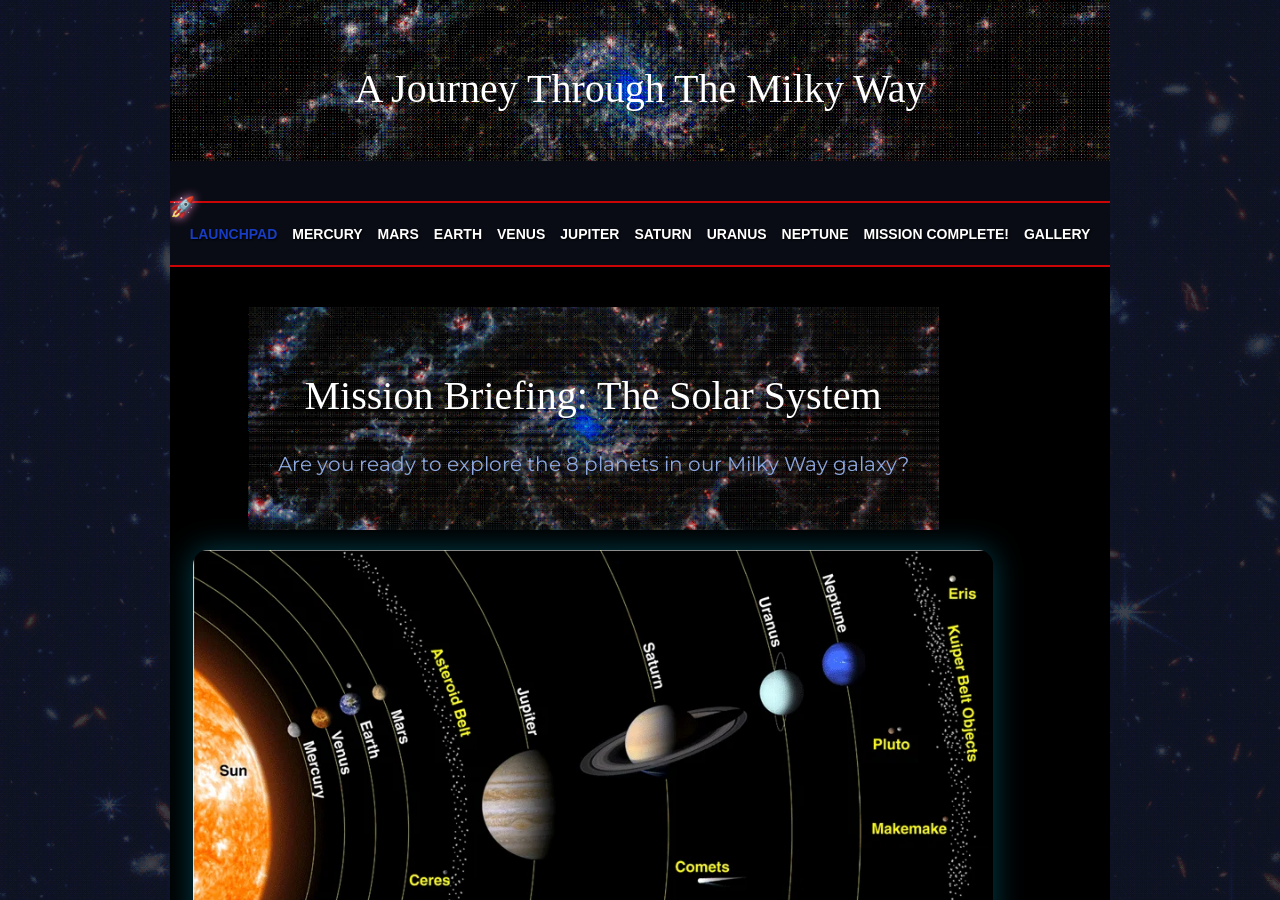
<file: index.html>
<!DOCTYPE html>
<html lang="en">
<head>
    <meta charset="UTF-8">
    <meta name="viewport" content="width=device-width, initial-scale=1.0">
    <title>Launchpad | Solar System Mission</title>
    <link rel="stylesheet" href="styles.css">
    <head>
    <link rel="preconnect" href="https://fonts.googleapis.com">
    <link rel="preconnect" href="https://fonts.gstatic.com" crossorigin>
    <link href="https://fonts.googleapis.com/css2?family=IM+Fell+Great+Primer:ital@0;1&family=Montserrat:ital,wght@0,100..900;1,100..900&display=swap" rel="stylesheet">
</head>
</head>
<body>

     <div class="wrapper">
   <header>
    <div class="logo"> 
      <h1><a></a>A Journey Through The Milky Way</a></h1>
      <link rel="stylesheet" href="styles.css">
    </div>
   </header> 


    <body class="hero-background">
    <nav class="mission-control">
        </nav>
    </body>

    
    <nav class="mission-control">
        <div class="flight-path-container">
            <div class="stars-line" style="width: 0%;"></div>
            <div class="rocket-icon" style="left: 0%;">🚀</div>
        </div>
        <div class="nav-links">
            <a href="index.html" class="nav-item active">Launchpad</a>
            <a href="mercury.html" class="nav-item">Mercury</a>
            <a href="mars.html" class="nav-item">Mars</a>
            <a href="earth.html" class="nav-item">Earth</a>
            <a href="venus.html" class="nav-item">Venus</a>
            <a href="jupiter.html" class="nav-item">Jupiter</a>
            <a href="saturn.html" class="nav-item">Saturn</a>
            <a href="uranus.html" class="nav-item">Uranus</a>
            <a href="neptune.html" class="nav-item">Neptune</a>
            <a href="complete.html" class="nav-item">Mission Complete!</a>
            <a href="gallery.html" class="nav-item">Gallery</a>
        </div>
    </nav>

    <div class="container">
        <header style="text-align: center;">
            <h1>Mission Briefing: The Solar System</h1>
            <p> Are you ready to explore the 8 planets in our Milky Way galaxy?</p>
        </header>

        <img src="full-solar-system.jpg" alt="Solar System" class="hero-img" style="width: 800px;">

 <div class="container">
        <header style="text-align: center;">
            <h1>Introduction</h1>
            <p>Our solar system is located inside the Milky Way, a spiral galaxy with a sun, eight planets, five dwarf planets, hundreds of moons and even thousands of asteroids and comets! Now you’re probably wondering... what is a planet? The word dates back to the ancient Greek word planēt, which means “wanderer.” A modern definition can be found in the Merriam-Webster dictionary, which defines a planet as “any of the large bodies that revolve around the Sun in the solar system.” Please read on to learn more!</p>
        </header>


        <div class="quick-facts">
            <div class="fact-box"><h3>Origin</h3><p>Formed 4.6 billion years ago from a solar nebula.</p></div>
            <div class="fact-box"><h3>Structure</h3><p>Includes 4 inner and 4 outer planets.</p></div>
            <div class="fact-box"><h3>Home</h3><p>Located in the Milky Way galaxy!</p></div>
        </div>

        <section>
            <h2>The Mission Goal</h2>
            <p>I want this website to feel like a journey through the galaxy. The rocket ship moves along the progress bar as you progress through each page. The goal is to spark curiosity about astronomy and learn something new about space!</p>
        </section>
    </div>

    <section class="mission-rhyme" style="text-align: center; margin: 40px auto; max-width: 700px;">
    <h2>The Planet Rhyme Song</h2>
    <div>
        <p>
            <span class="rhyme-line"><strong>Hot, hot Venus</strong> is the second one,</span><br>
            <span class="rhyme-line"><strong>Earth</strong> comes third: it’s not too hot,</span><br>
            <span class="rhyme-line"><strong>Freezing Mars</strong> awaits an astronaut,</span><br>
            <span class="rhyme-line"><strong>Jupiter</strong> is bigger than all the rest,</span><br>
            <span class="rhyme-line">Sixth comes <strong>Saturn</strong>, its rings look best,</span><br>
            <span class="rhyme-line"><strong>Uranus</strong> sideways falls,</span><br>
            <span class="rhyme-line">And along with <strong>Neptune</strong>,</span><br>
            <span class="rhyme-line">They are big gas balls.</span>
        </p>
        <p> https://science.nasa.gov/solar-system/ & https://science.howstuffworks.com/planets-in-order.htm</p>
    </div>
</section>
<footer>
        <p>Samantha Ortiz</p>
    </footer>
</body>
</html>
</file>
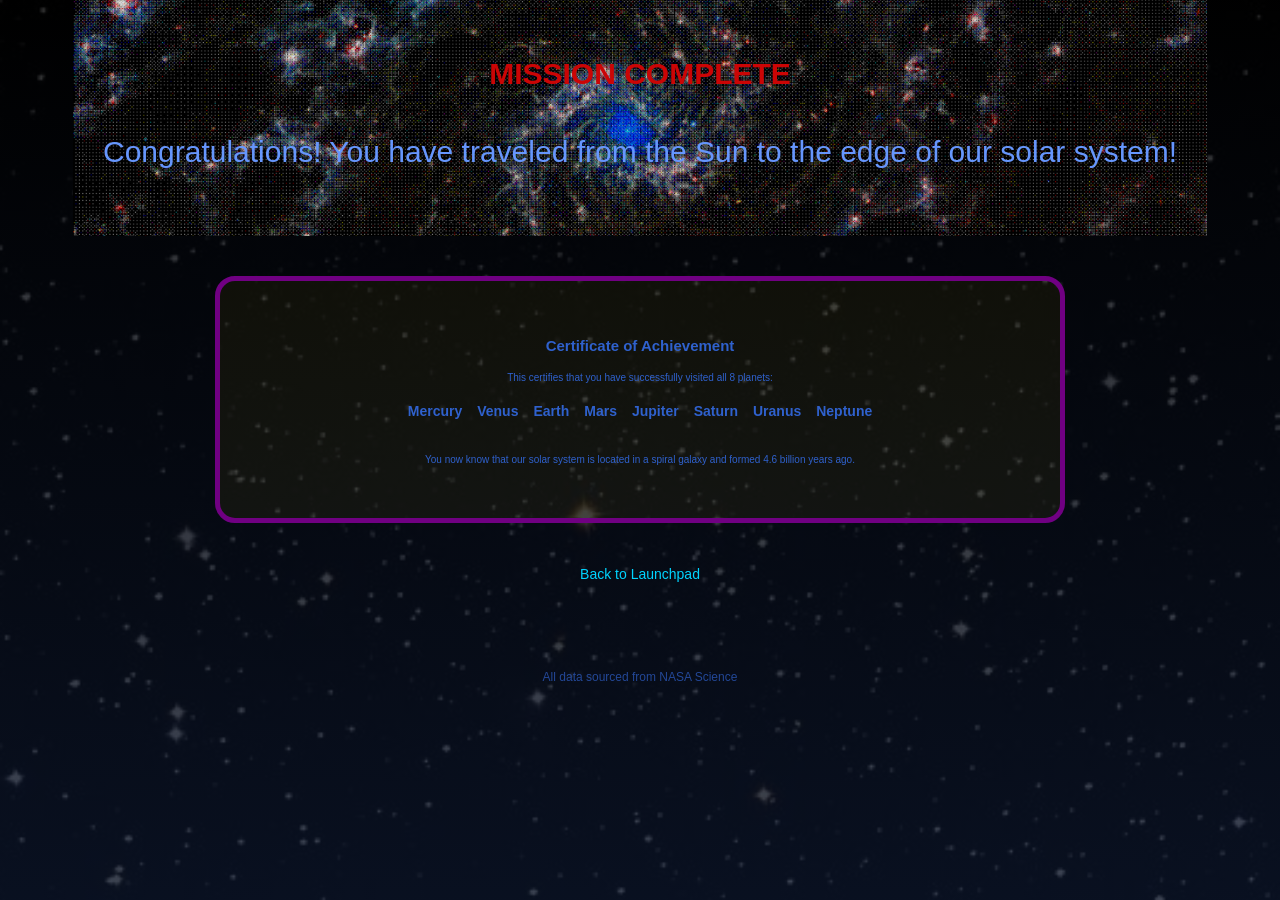
<file: complete.html>
<!DOCTYPE html>
<html lang="en">
<head>
    <meta charset="UTF-8">
    <meta name="viewport" content="width=device-width, initial-scale=1.0">
    <title>Mission Complete | Solar System Explorer</title>
    <link rel="stylesheet" href="missioncompletestyles.css">
</head>

<body>

    
</nav>

<div class="container certificate-page">
    <header>
        <h1 class="mission-title">MISSION COMPLETE</h1>
        <p>Congratulations! You have traveled from the Sun to the edge of our solar system!</p>
    </header>

    <section class="certificate-box">
        <h2>Certificate of Achievement</h2>
        <p>This certifies that you have successfully visited all 8 planets:</p>
        
        <ul class="planet-list">
            <li>Mercury</li>
            <li>Venus</li>
            <li>Earth</li>
            <li>Mars</li>
            <li>Jupiter</li>
            <li>Saturn</li>
            <li>Uranus</li>
            <li>Neptune</li>
        </ul>

    <p class="cert-footer">You now know that our solar system is located in a spiral galaxy and formed 4.6 billion years ago.</p>
    </section>

    <div class="discovery-container">
        <a href="index.html" class="restart-link">
            <div class="discovery-card">
                <span class="back-text">Back to Launchpad</span>
            </div>
        </a>
    </div>
</div>

<footer>
    <p>All data sourced from NASA Science</p>
</footer>

</body>
</html>
</file>
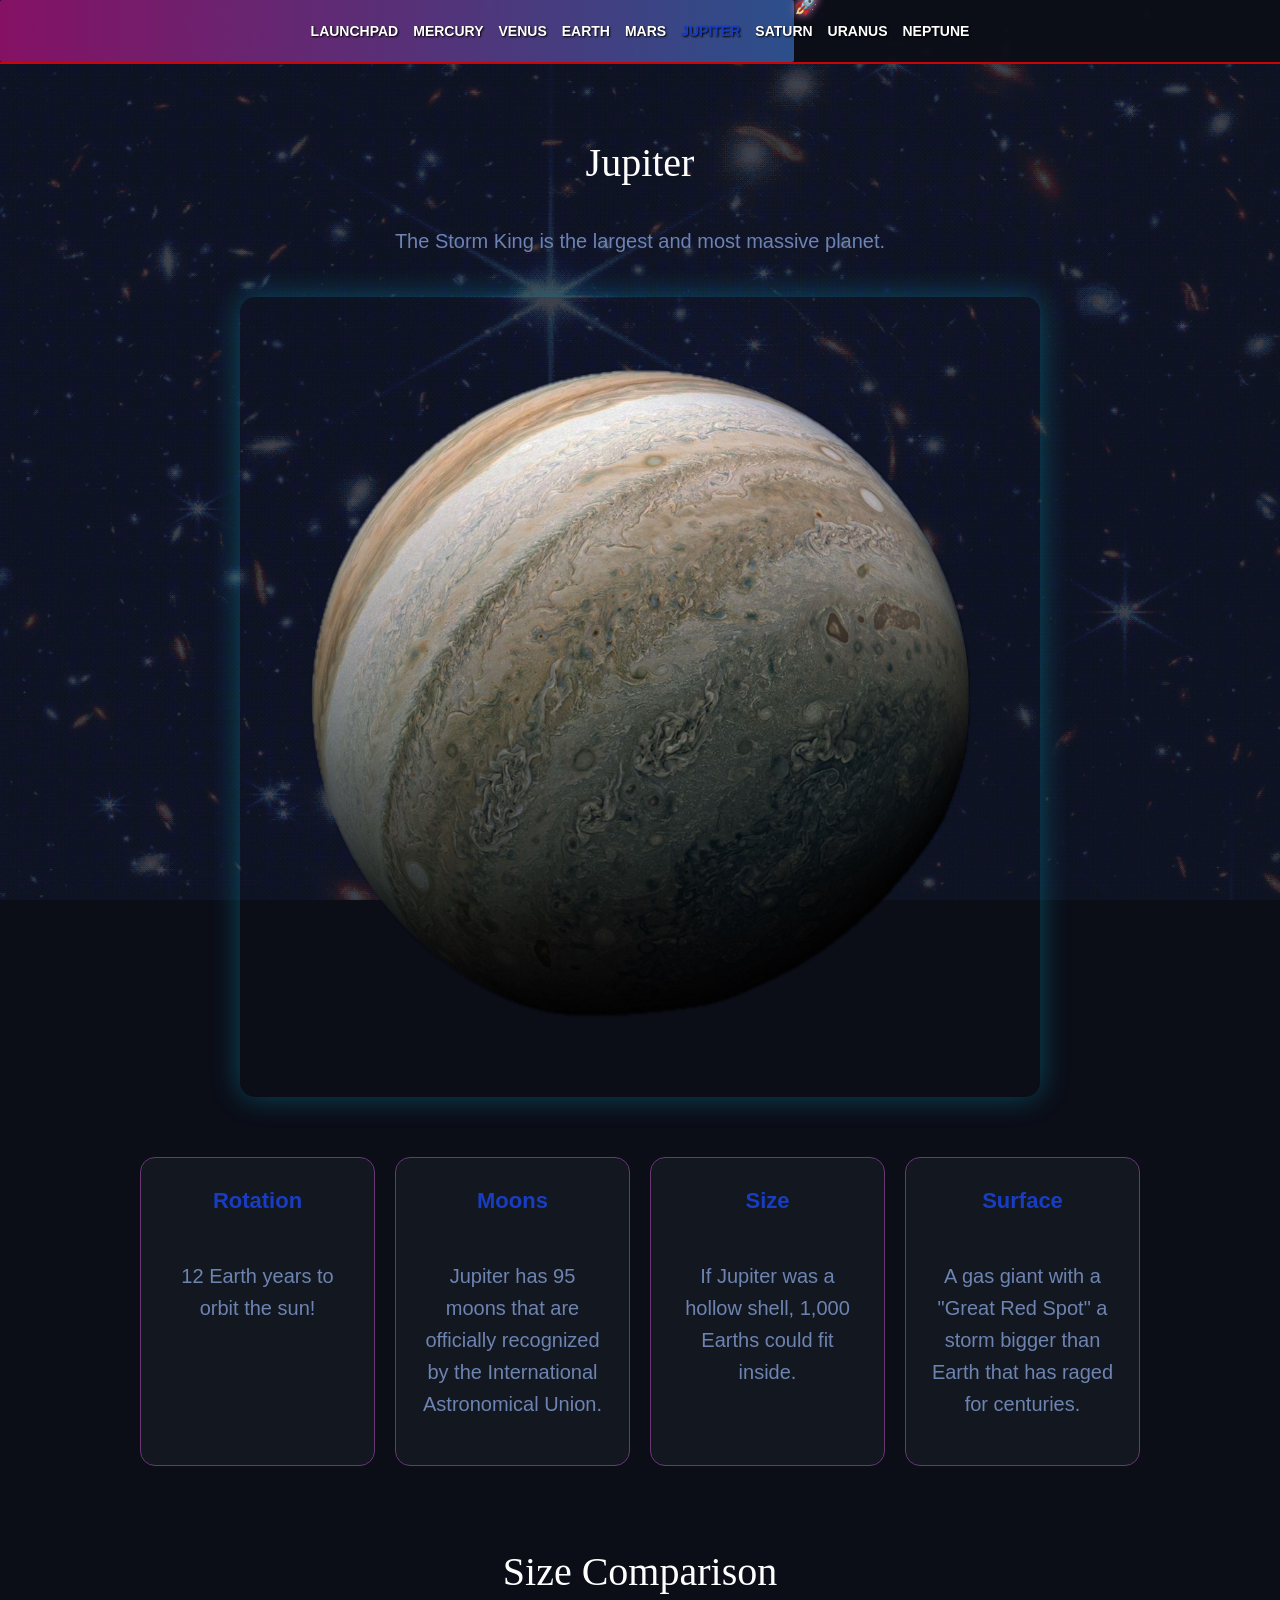
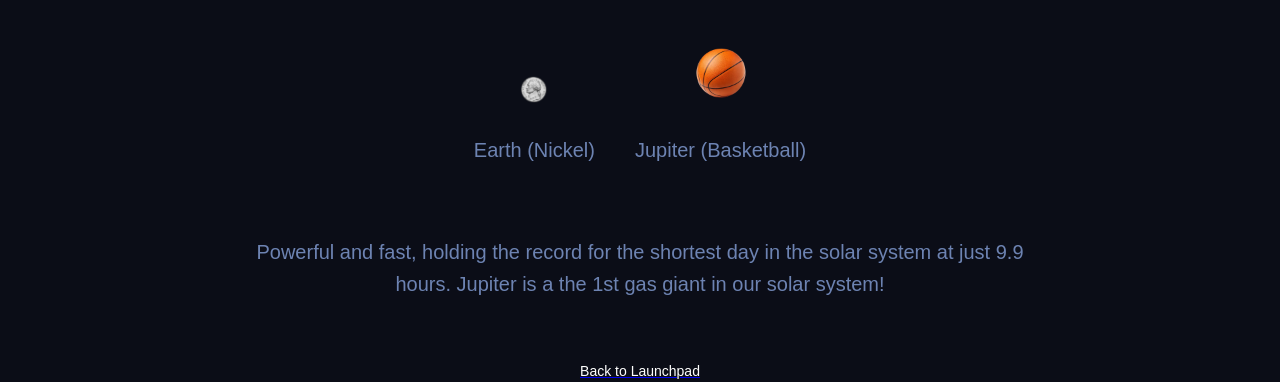
<file: jupiter.html>
<!DOCTYPE html>
<html lang="en">
<head>
    <meta charset="UTF-8">
    <meta name="viewport" content="width=device-width, initial-scale=1.0">
    <title>Jupiter| The Storm King</title>
    <link rel="stylesheet" href="styles.css">
</head>
<body>
    <nav class="mission-control">
        <div class="flight-path-container">
            <div class="stars-line" style="width: 62%;"></div>
            <div class="rocket-icon" style="left: 62%;">🚀</div>
        </div>
        <div class="nav-links">
            <a href="index.html" class="nav-item">Launchpad</a>
            <a href="mercury.html" class="nav-item">Mercury</a>
            <a href="venus.html" class="nav-item">Venus</a>
            <a href="earth.html" class="nav-item">Earth</a>
            <a href="mars.html" class="nav-item">Mars</a>
            <a href="jupiter.html" class="nav-item active">Jupiter</a>
            <a href="saturn.html" class="nav-item">Saturn</a>
            <a href="uranus.html" class="nav-item">Uranus</a>
            <a href="neptune.html" class="nav-item">Neptune</a>
        </div>
    </nav>

    <div class="container">
        <h1>Jupiter</h1>
        <p>The Storm King is the largest and most massive planet.</p>
        
        <img src="Jupiter.png" class="hero-img" style="width: 900px;">

        <div class="quick-facts">
            <div class="fact-box"><h3>Rotation</h3><p>12 Earth years to orbit the sun!</p></div>
            <div class="fact-box"><h3>Moons</h3><p>Jupiter has 95 moons that are officially recognized by the International
Astronomical Union.</p></div>
            <div class="fact-box"><h3>Size</h3><p>If Jupiter was a hollow shell, 1,000 Earths could fit inside.</p></div>
            <div class="fact-box"><h3>Surface</h3><p>A gas giant with a "Great Red Spot" a storm bigger than Earth that has raged for centuries.</p></div>
        </div>
        <h2>Size Comparison</h2>
        <div class="scale-comparison-box">
            <div class="comparison-item">
                <img src="nickel.png" style="width: 30px;">
                <p>Earth (Nickel)</p>
            </div>
            <div class="comparison-item">
                <img src="basketball.png" style="width: 60px;">
                <p>Jupiter (Basketball)</p>
            </div>
        </div>

        <div class="discovery-container">
            <div class="discovery-card">
                <p>Powerful and fast, holding the record for the shortest day in the solar system at just 9.9 hours. Jupiter is a the 1st gas giant in our solar system!</p>
    
            </div>
        </div>
    </div>

<div class="discovery-container">
        <a href="index.html" class="restart-link">
                <span class="back-text">Back to Launchpad</span>
            </div>

</body>
</html>
</file>
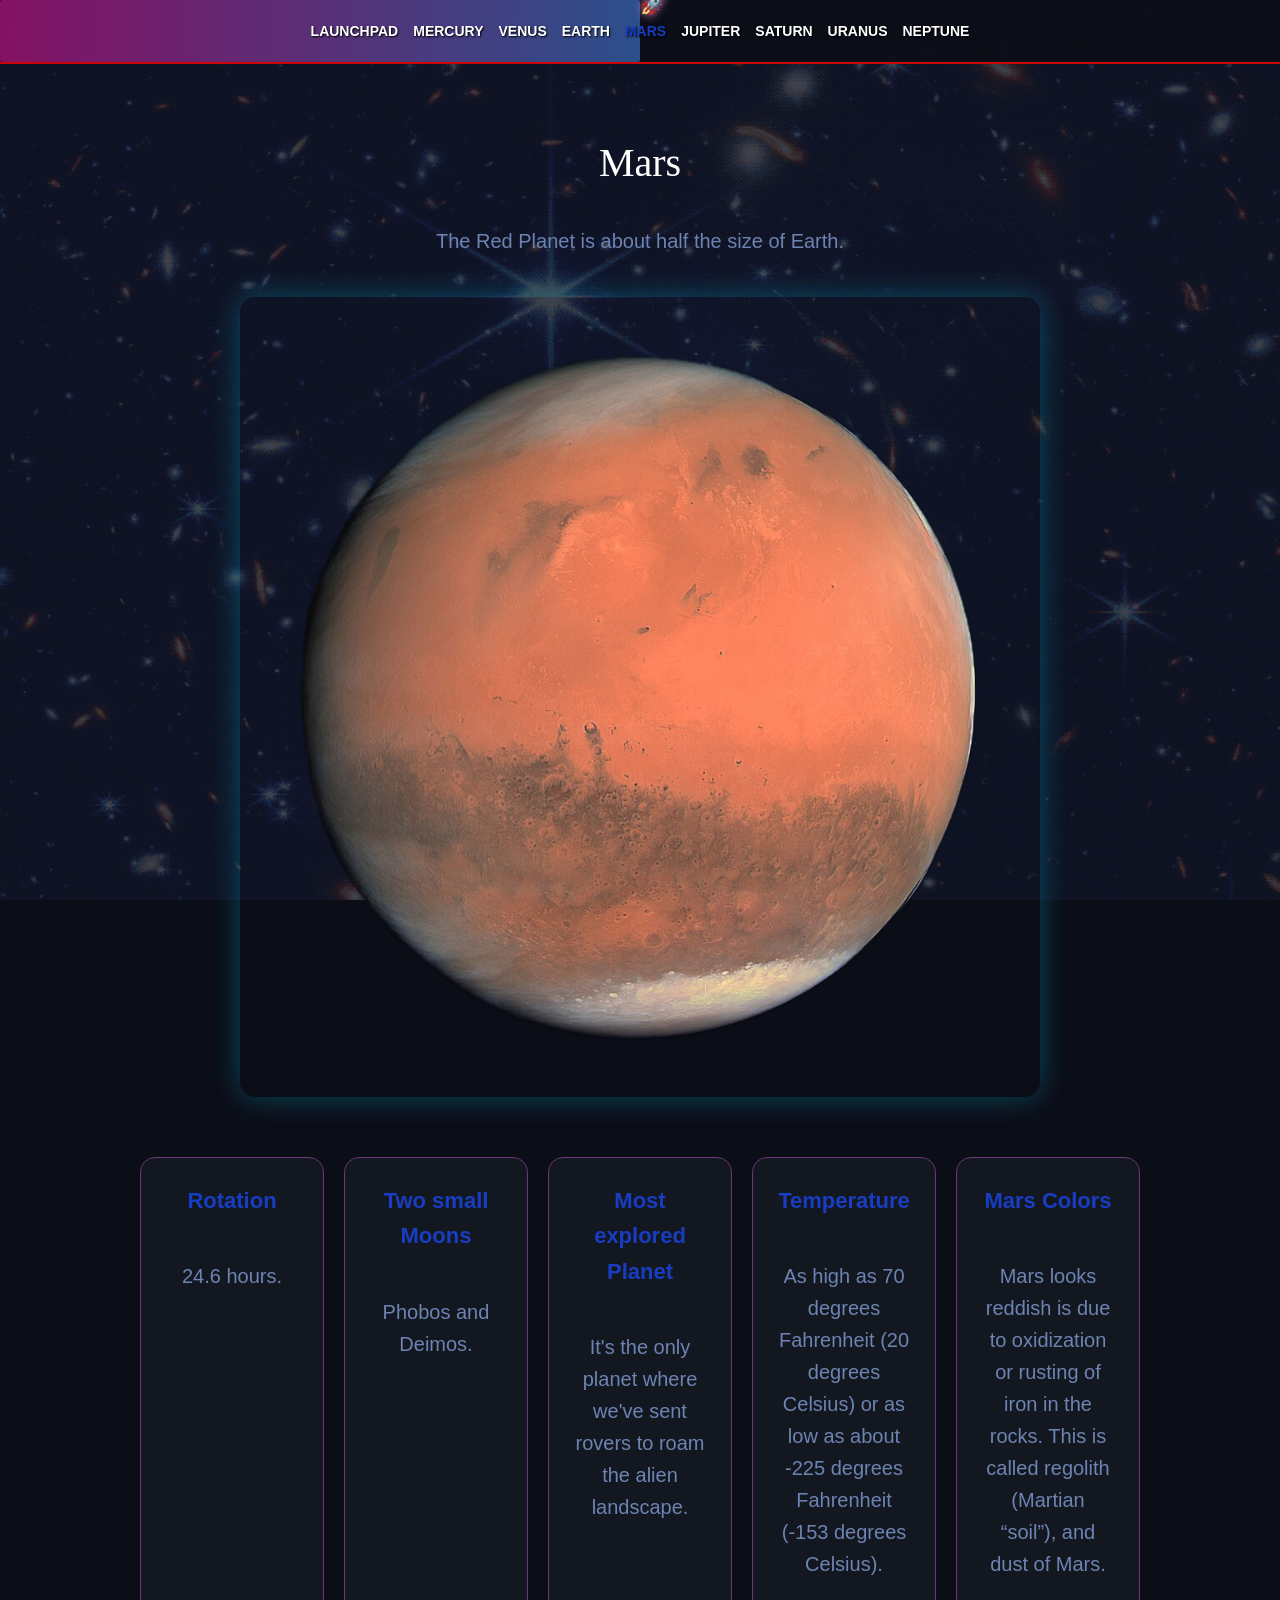
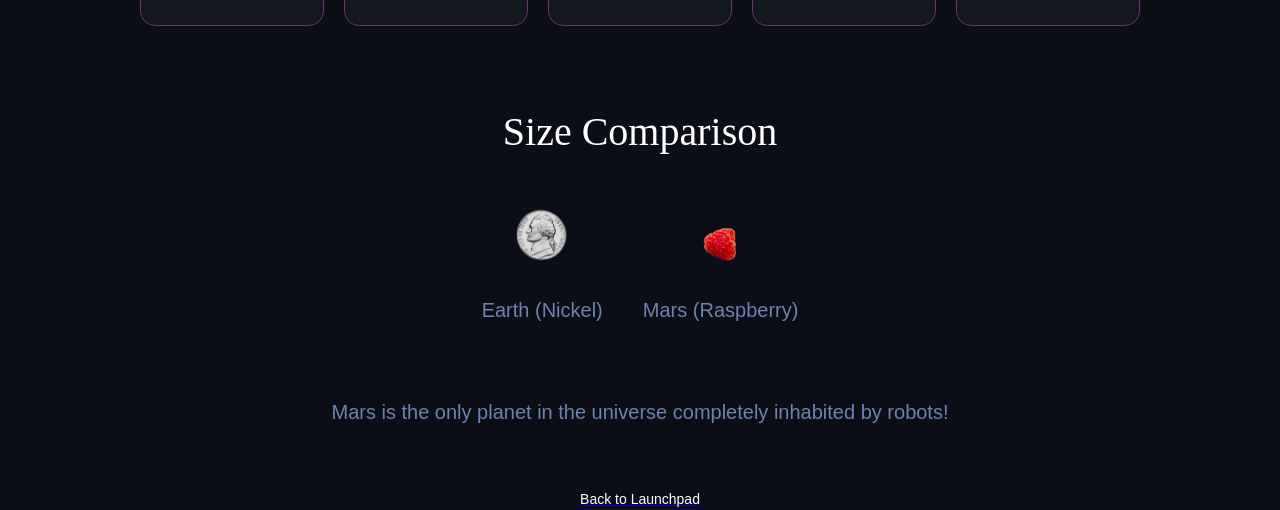
<file: mars.html>
<!DOCTYPE html>
<html lang="en">
<head>
    <meta charset="UTF-8">
    <meta name="viewport" content="width=device-width, initial-scale=1.0">
    <title>Mars | The Red Explorer</title>
    <link rel="stylesheet" href="styles.css">
</head>
<body>
    <nav class="mission-control">
        <div class="flight-path-container">
            <div class="stars-line" style="width: 50%;"></div>
            <div class="rocket-icon" style="left: 50%;">🚀</div>
        </div>
        <div class="nav-links">
            <a href="index.html" class="nav-item">Launchpad</a>
            <a href="mercury.html" class="nav-item">Mercury</a>
            <a href="venus.html" class="nav-item">Venus</a>
            <a href="earth.html" class="nav-item">Earth</a>
            <a href="mars.html" class="nav-item active">Mars</a>
            <a href="jupiter.html" class="nav-item">Jupiter</a>
            <a href="saturn.html" class="nav-item">Saturn</a>
            <a href="uranus.html" class="nav-item">Uranus</a>
            <a href="neptune.html" class="nav-item">Neptune</a>
        </div>
    </nav>

    <div class="container">
        <h1>Mars</h1>
        <p>The Red Planet is about half the size of Earth.</p>
        
        <img src="Mars.png" class="hero-img" style="width: 900px;">

        <div class="quick-facts">
            <div class="fact-box"><h3>Rotation</h3><p>24.6 hours.</p></div>
            <div class="fact-box"><h3>Two small Moons</h3><p>Phobos and Deimos.</p></div>
            <div class="fact-box"><h3>Most explored Planet</h3><p>It's the only
             planet where we've sent rovers to roam the alien landscape.</p></div>
            <div class="fact-box"><h3>Temperature</h3><p>As high as 70 degrees Fahrenheit (20 degrees
Celsius) or as low as about -225 degrees Fahrenheit (-153 degrees Celsius).</p></div>
            <div class="fact-box"><h3>Mars Colors</h3><p>Mars looks reddish is due to oxidization or rusting of iron in the rocks. This is called regolith (Martian “soil”), and dust of Mars.</p></div>
        </div>
     <h2>Size Comparison</h2>
        <div class="scale-comparison-box">
            <div class="comparison-item">
                <img src="nickel.png" style="width: 60px;">
                <p>Earth (Nickel)</p>
            </div>
            <div class="comparison-item">
                <img src="raspberry.png" style="width: 40px;">
                <p>Mars (Raspberry)</p>
            </div>
        </div>

        <div class="discovery-container">
            <div class="discovery-card">
                <p>Mars is the only planet in the universe completely inhabited by robots!<p>
            </div>
        </div>
    </div>

    <div class="discovery-container">
        <a href="index.html" class="restart-link">
                <span class="back-text">Back to Launchpad</span>
            </div>

</body>
</html>
</file>
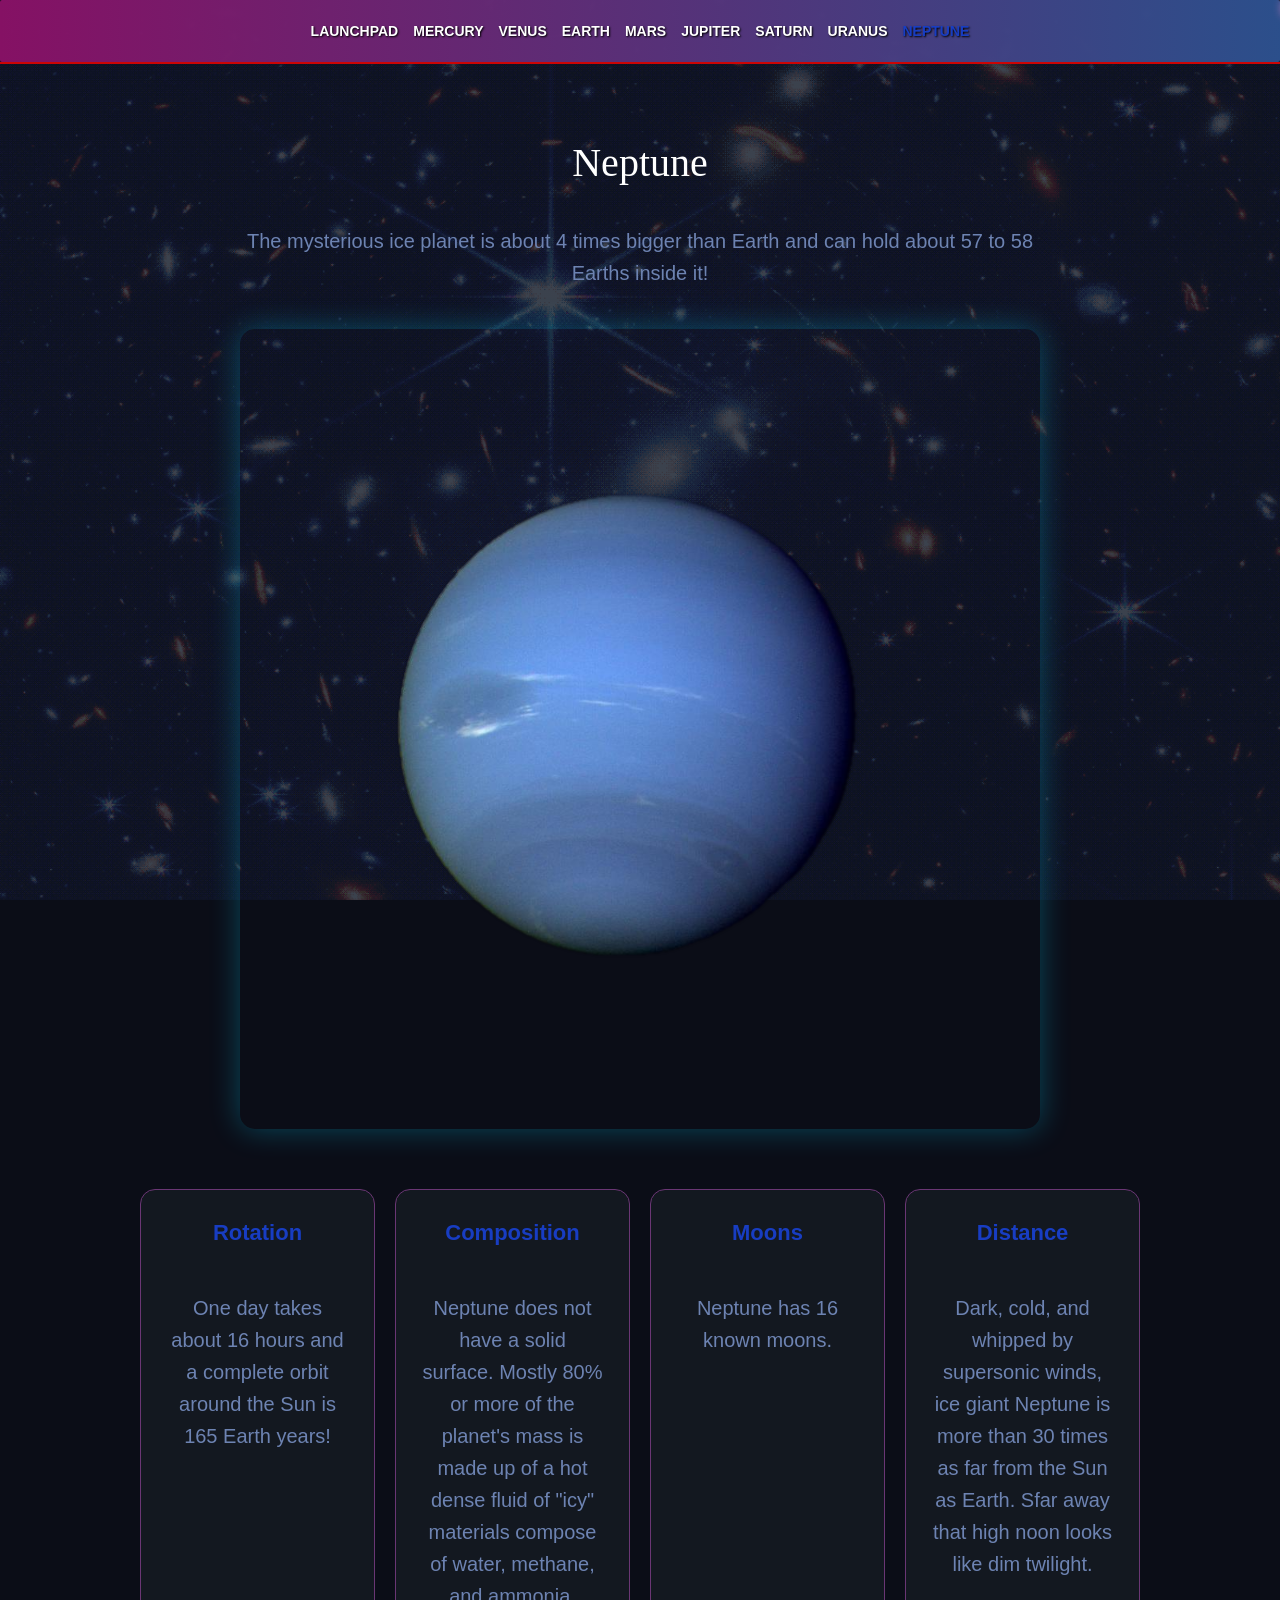
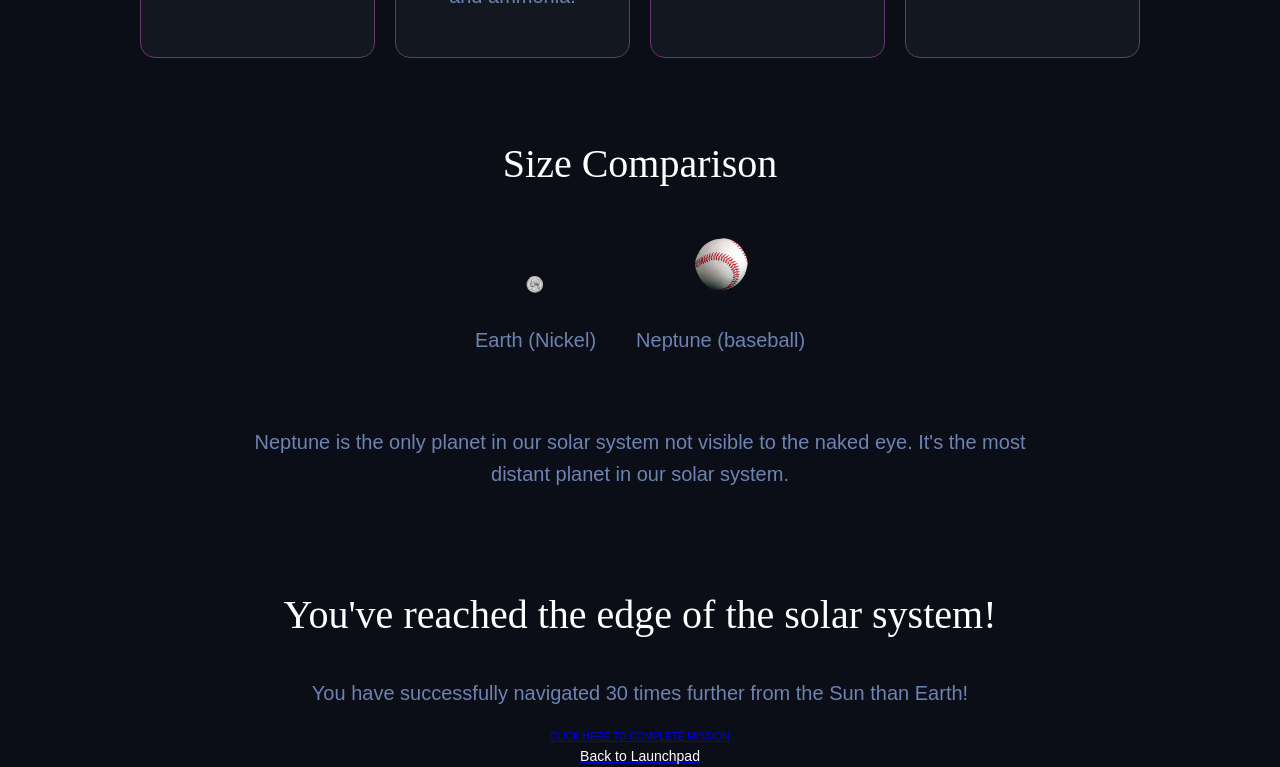
<file: neptune.html>
<!DOCTYPE html>
<html lang="en">
<head>
    <meta charset="UTF-8">
    <meta name="viewport" content="width=device-width, initial-scale=1.0">
    <title>Neptune | The Supersonic Voyager</title>
    <link rel="stylesheet" href="styles.css">
</head>
<body>
    <nav class="mission-control">
        <div class="flight-path-container">
            <div class="stars-line" style="width: 100%;"></div>
            <div class="rocket-icon" style="left: 100%;">🚀</div>
        </div>
        <div class="nav-links">
            <a href="index.html" class="nav-item">Launchpad</a>
            <a href="mercury.html" class="nav-item">Mercury</a>
            <a href="venus.html" class="nav-item">Venus</a>
            <a href="earth.html" class="nav-item">Earth</a>
            <a href="mars.html" class="nav-item">Mars</a>
            <a href="jupiter.html" class="nav-item">Jupiter</a>
            <a href="saturn.html" class="nav-item">Saturn</a>
            <a href="uranus.html" class="nav-item">Uranus</a>
            <a href="neptune.html" class="nav-item active">Neptune</a>
        </div>
    </nav>

    <div class="container">
        <h1>Neptune</h1>
        <p>The mysterious ice planet is about 4 times bigger than Earth and can hold about 57 to 58 Earths inside it!</p>
        
        <img src="Neptune.png" class="hero-img" style="width: 900px;">

        <div class="quick-facts">
            <div class="fact-box"><h3>Rotation</h3><p>One day takes about 16 hours and a complete orbit around the Sun is 165 Earth years!</p></div>
            <div class="fact-box"><h3>Composition</h3><p>Neptune does not have a solid surface. Mostly 80% or more of the planet's mass is made up of a hot dense fluid of "icy" materials compose of water, methane, and ammonia. </p></div>
            <div class="fact-box"><h3>Moons</h3><p>Neptune has 16 known moons.</p></div>
            <div class="fact-box"><h3>Distance</h3><p>Dark, cold, and whipped by supersonic winds, ice giant Neptune is more than 30 times as far from the Sun as Earth. Sfar away that high noon looks like dim twilight.</p></div>
        </div>
        <h2>Size Comparison</h2>
        <div class="scale-comparison-box">
            <div class="comparison-item">
                <img src="nickel.png" style="width: 20px;">
                <p>Earth (Nickel)</p>
            </div>
            <div class="comparison-item">
                <img src="baseball.png" style="width: 60px;">
                <p>Neptune (baseball)</p>
            </div>
        </div>

        <div class="discovery-container">
            <div class="discovery-card">
                <p> Neptune is the only planet in our solar system not visible to the naked eye. It's the most distant planet in our solar system. </p>
            </div>
        </div>
    </div>


    <h2>You've reached the edge of the solar system!</h2>
    <p>You have successfully navigated 30 times further from the Sun than Earth!</p>
    
    <a href="complete.html">
        <span >CLICK HERE TO COMPLETE MISSION</span>
    </a>


<div class="discovery-container">
        <a href="index.html" class="restart-link">
                <span class="back-text">Back to Launchpad</span>
            </div>


</body>
</html>
</file>
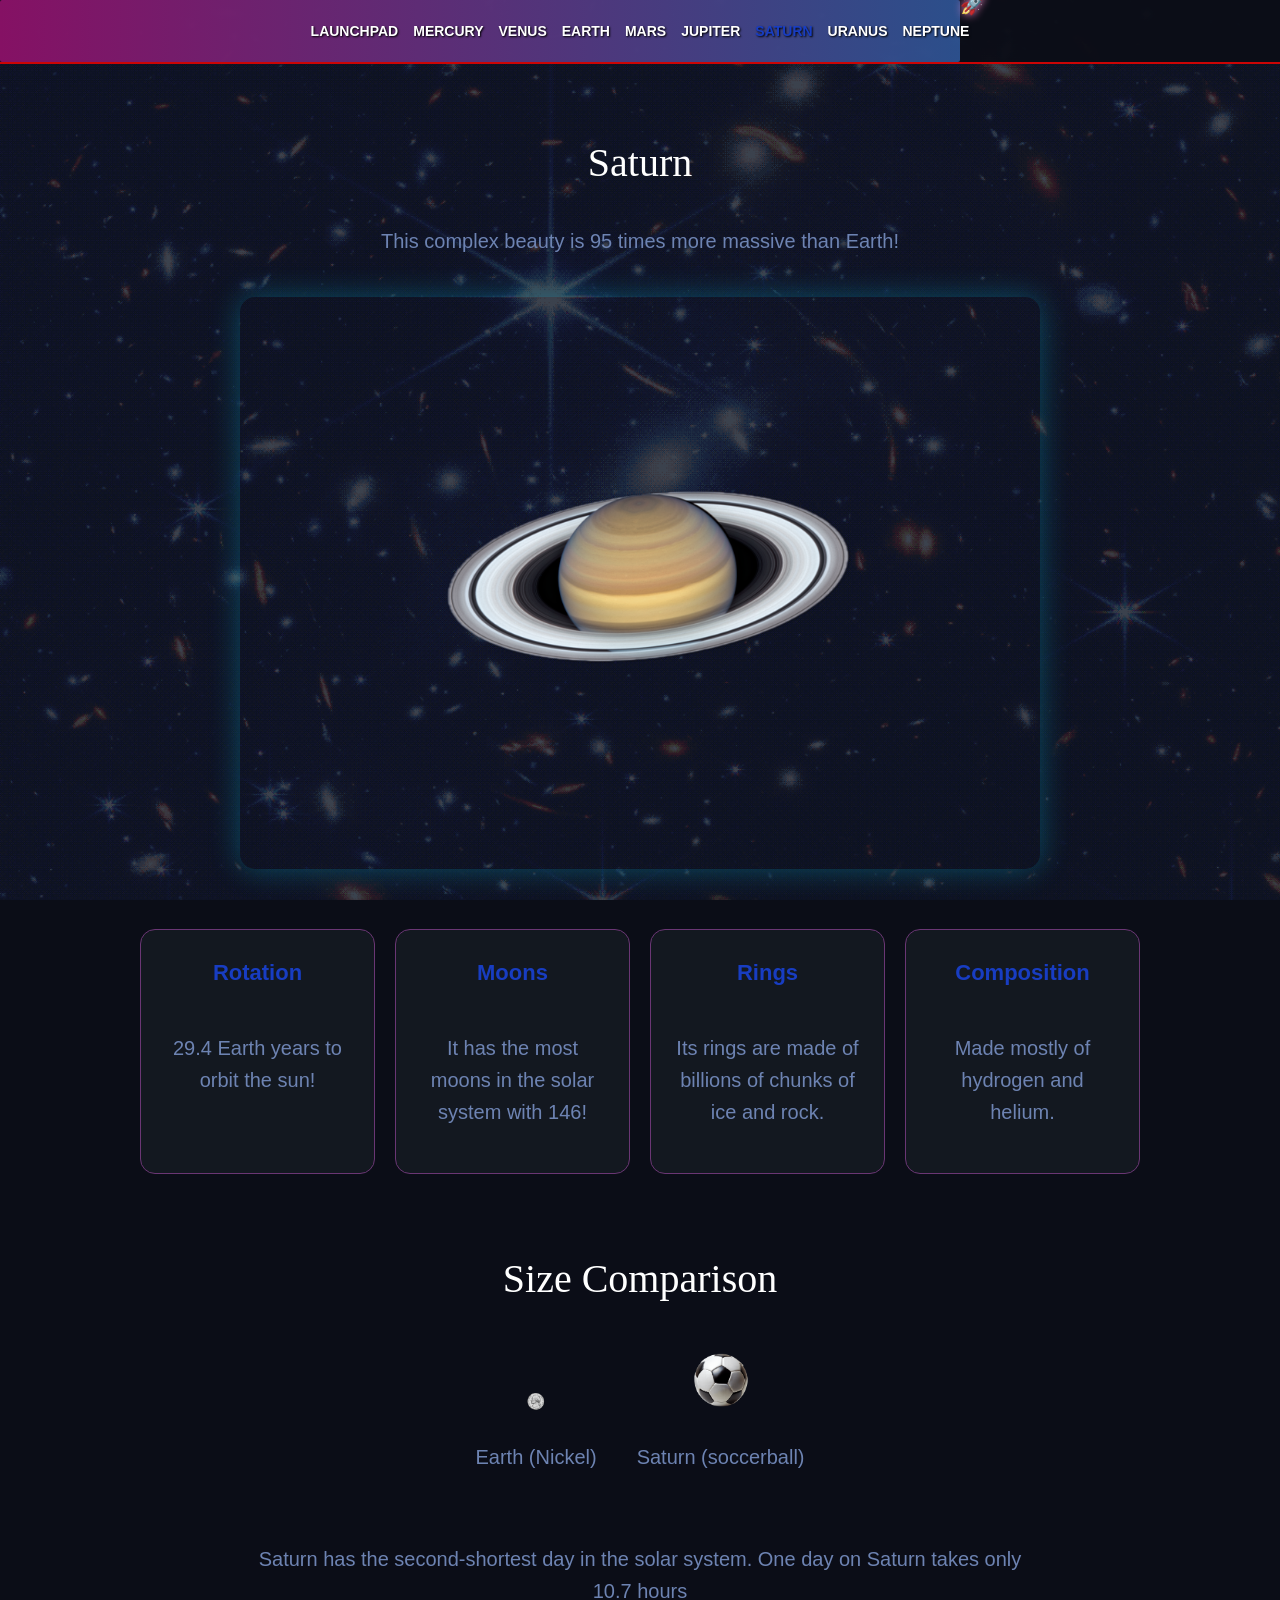
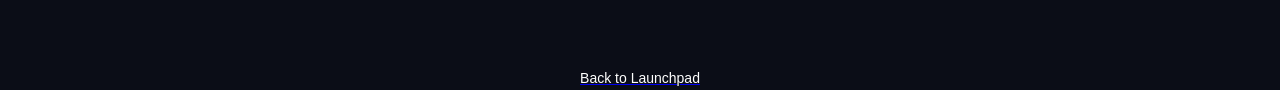
<file: saturn.html>
<!DOCTYPE html>
<html lang="en">
<head>
    <meta charset="UTF-8">
    <meta name="viewport" content="width=device-width, initial-scale=1.0">
    <title>Saturn | The Ringed Jewel</title>
    <link rel="stylesheet" href="styles.css">
</head>
<body>
    <nav class="mission-control">
        <div class="flight-path-container">
            <div class="stars-line" style="width: 75%;"></div>
            <div class="rocket-icon" style="left: 75%;">🚀</div>
        </div>
        <div class="nav-links">
            <a href="index.html" class="nav-item">Launchpad</a>
            <a href="mercury.html" class="nav-item">Mercury</a>
            <a href="venus.html" class="nav-item">Venus</a>
            <a href="earth.html" class="nav-item">Earth</a>
            <a href="mars.html" class="nav-item">Mars</a>
            <a href="jupiter.html" class="nav-item">Jupiter</a>
            <a href="saturn.html" class="nav-item active">Saturn</a>
            <a href="uranus.html" class="nav-item">Uranus</a>
            <a href="neptune.html" class="nav-item">Neptune</a>
        </div>
    </nav>

    <div class="container">
        <h1>Saturn</h1>
        <p>This complex beauty is 95 times more massive than Earth!</p>
        
        <img src="Saturn.png" class="hero-img" style="width: 900px;">

        <div class="quick-facts">
            <div class="fact-box"><h3>Rotation</h3><p>29.4 Earth years to orbit the sun!</p></div>
            <div class="fact-box"><h3>Moons</h3><p>It has the most moons in the solar system with 146!</p></div>
            <div class="fact-box"><h3>Rings</h3><p>Its rings are made of billions of chunks of ice and rock.</p></div>
            <div class="fact-box"><h3>Composition</h3><p>Made mostly of hydrogen and helium.</p></div>
        </div>
        <h2>Size Comparison</h2>
        <div class="scale-comparison-box">
            <div class="comparison-item">
                <img src="nickel.png" style="width: 20px;">
                <p>Earth (Nickel)</p>
            </div>
            <div class="comparison-item">
                <img src="soccerball.png" style="width: 60px;">
                <p>Saturn (soccerball)</p>
            </div>
        </div>

        <div class="discovery-container">
            <div class="discovery-card">
                <p>Saturn has the second-shortest day in the solar system. One day on Saturn
            takes only 10.7 hours <p>
            </div>
        </div>
    </div>

<div class="discovery-container">
        <a href="index.html" class="restart-link">
                <span class="back-text">Back to Launchpad</span>
            </div>


</body>
</html>
</file>
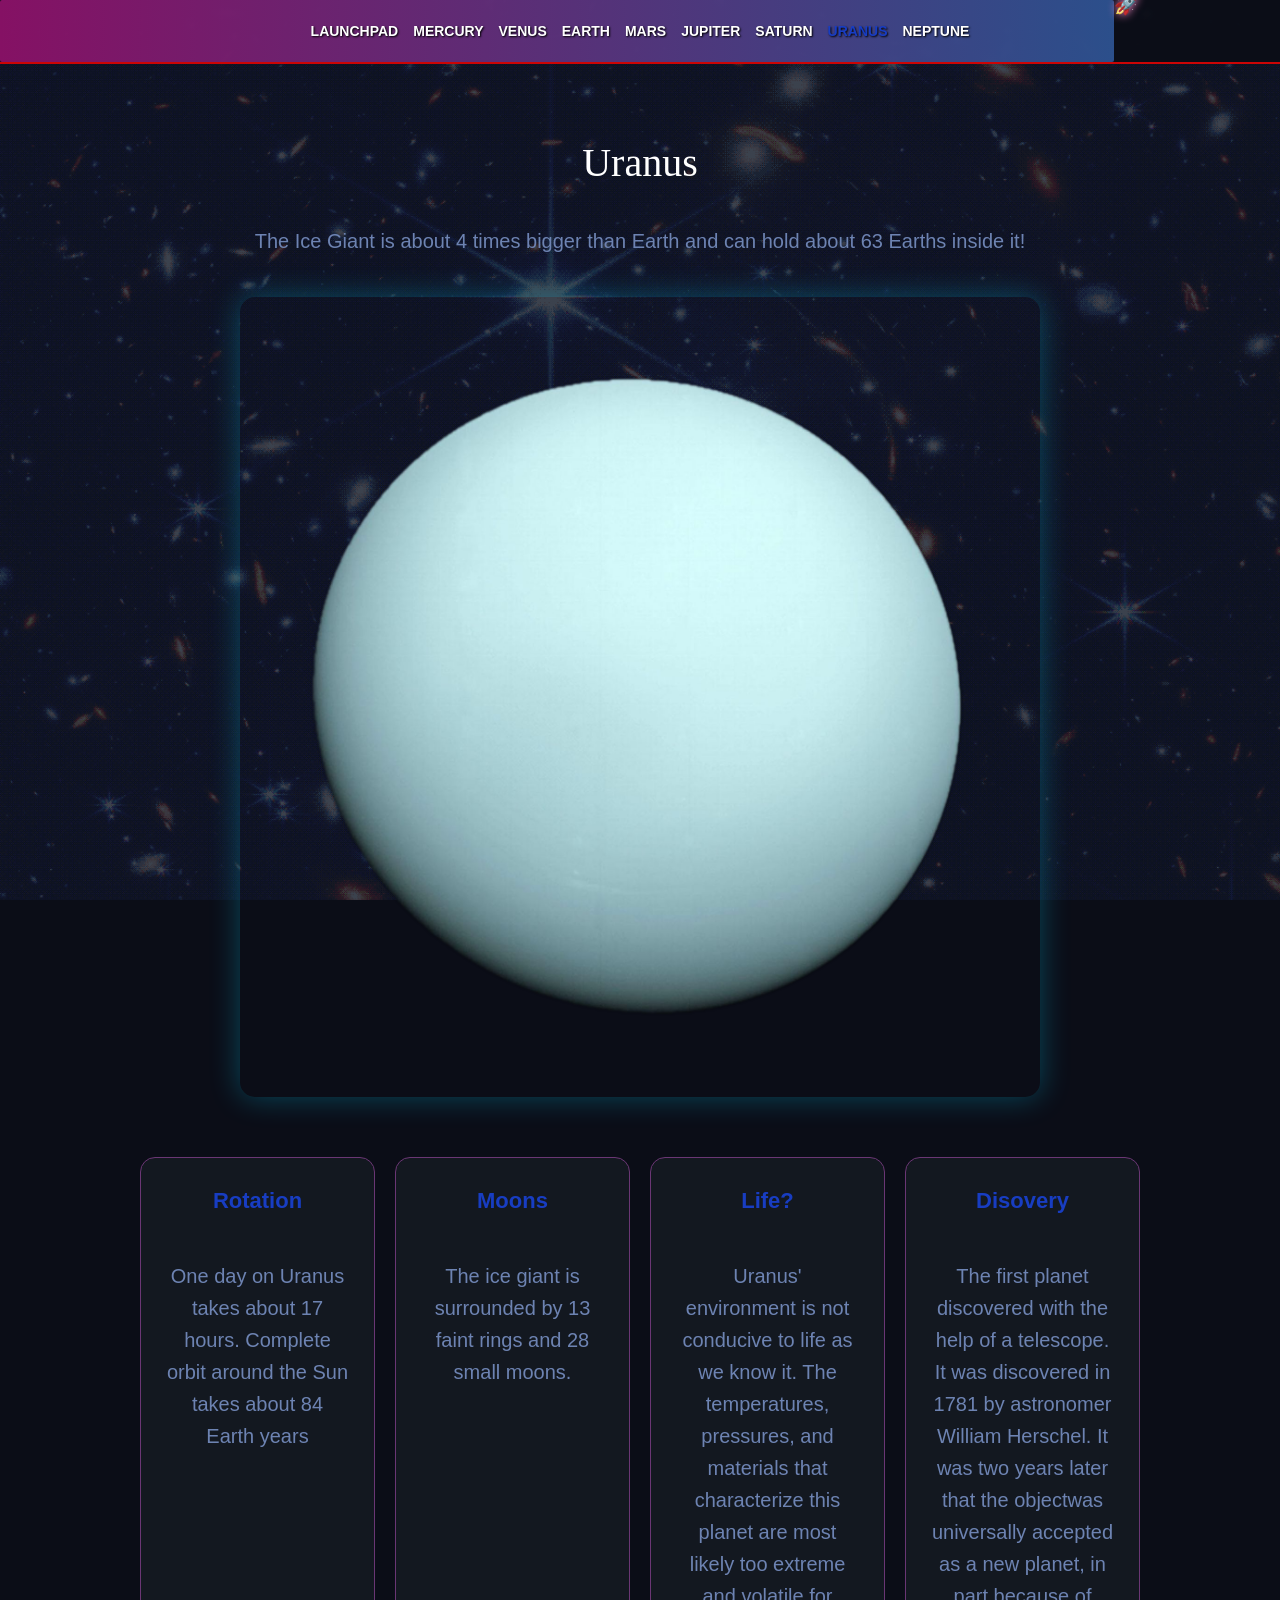
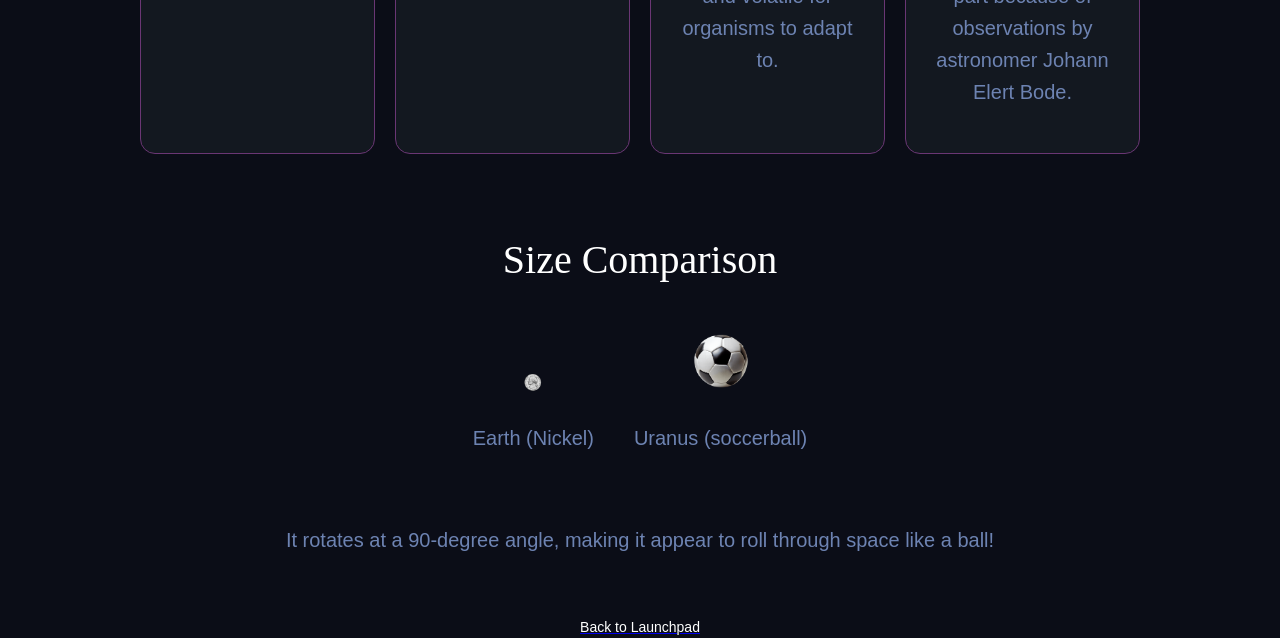
<file: uranus.html>
<!DOCTYPE html>
<html lang="en">
<head>
    <meta charset="UTF-8">
    <meta name="viewport" content="width=device-width, initial-scale=1.0">
    <title>Uranus | The Sideways Roller</title>
    <link rel="stylesheet" href="styles.css">
</head>
<body>
    <nav class="mission-control">
        <div class="flight-path-container">
            <div class="stars-line" style="width: 87%;"></div>
            <div class="rocket-icon" style="left: 87%;">🚀</div>
        </div>
        <div class="nav-links">
            <a href="index.html" class="nav-item">Launchpad</a>
            <a href="mercury.html" class="nav-item">Mercury</a>
            <a href="venus.html" class="nav-item">Venus</a>
            <a href="earth.html" class="nav-item">Earth</a>
            <a href="mars.html" class="nav-item">Mars</a>
            <a href="jupiter.html" class="nav-item">Jupiter</a>
            <a href="saturn.html" class="nav-item">Saturn</a>
            <a href="uranus.html" class="nav-item active">Uranus</a>
            <a href="neptune.html" class="nav-item">Neptune</a>
        </div>
    </nav>

    <div class="container">
        <h1>Uranus</h1>
        <p>The Ice Giant is about 4 times bigger than Earth and can hold about 63 Earths inside it!</p>
        
        <img src="Uranus.png" class="hero-img" style="width: 900px;">

        <div class="quick-facts">
            <div class="fact-box"><h3>Rotation</h3><p>One day on Uranus takes about 17 hours. Complete orbit
            around the Sun takes about 84 Earth years</p></div>
            <div class="fact-box"><h3>Moons</h3><p>The ice giant is surrounded by 13 faint rings and 28 small moons. </p></div>
             <div class="fact-box"><h3>Life?</h3><p>Uranus' environment is not conducive to life as we know it. The temperatures, pressures, and materials that characterize this planet are most likely too extreme and volatile for organisms to adapt to.</p></div>
              <div class="fact-box"><h3>Disovery</h3><p>The first planet discovered with the help of a telescope. It was discovered in 1781 by astronomer William Herschel. It was two years later that the objectwas universally accepted as a new planet, in part because of observations by astronomer Johann Elert Bode.</p></div>
        </div>
        
        <h2>Size Comparison</h2>

        <div class="scale-comparison-box">
            <div class="comparison-item">
                <img src="nickel.png" style="width: 20px;">
                <p>Earth (Nickel)</p>
            </div>
            <div class="comparison-item">
                <img src="soccerball.png" style="width: 60px;">
                <p>Uranus (soccerball)</p>
            </div>
        </div>

        <div class="discovery-container">
            <div class="discovery-card">
                <p>It rotates at a 90-degree angle, making it appear to roll through space like a ball!<p>
            </div>
        </div>
    </div>

<div class="discovery-container">
        <a href="index.html" class="restart-link">
                <span class="back-text">Back to Launchpad</span>
            </div>

</body>
</html>
</file>
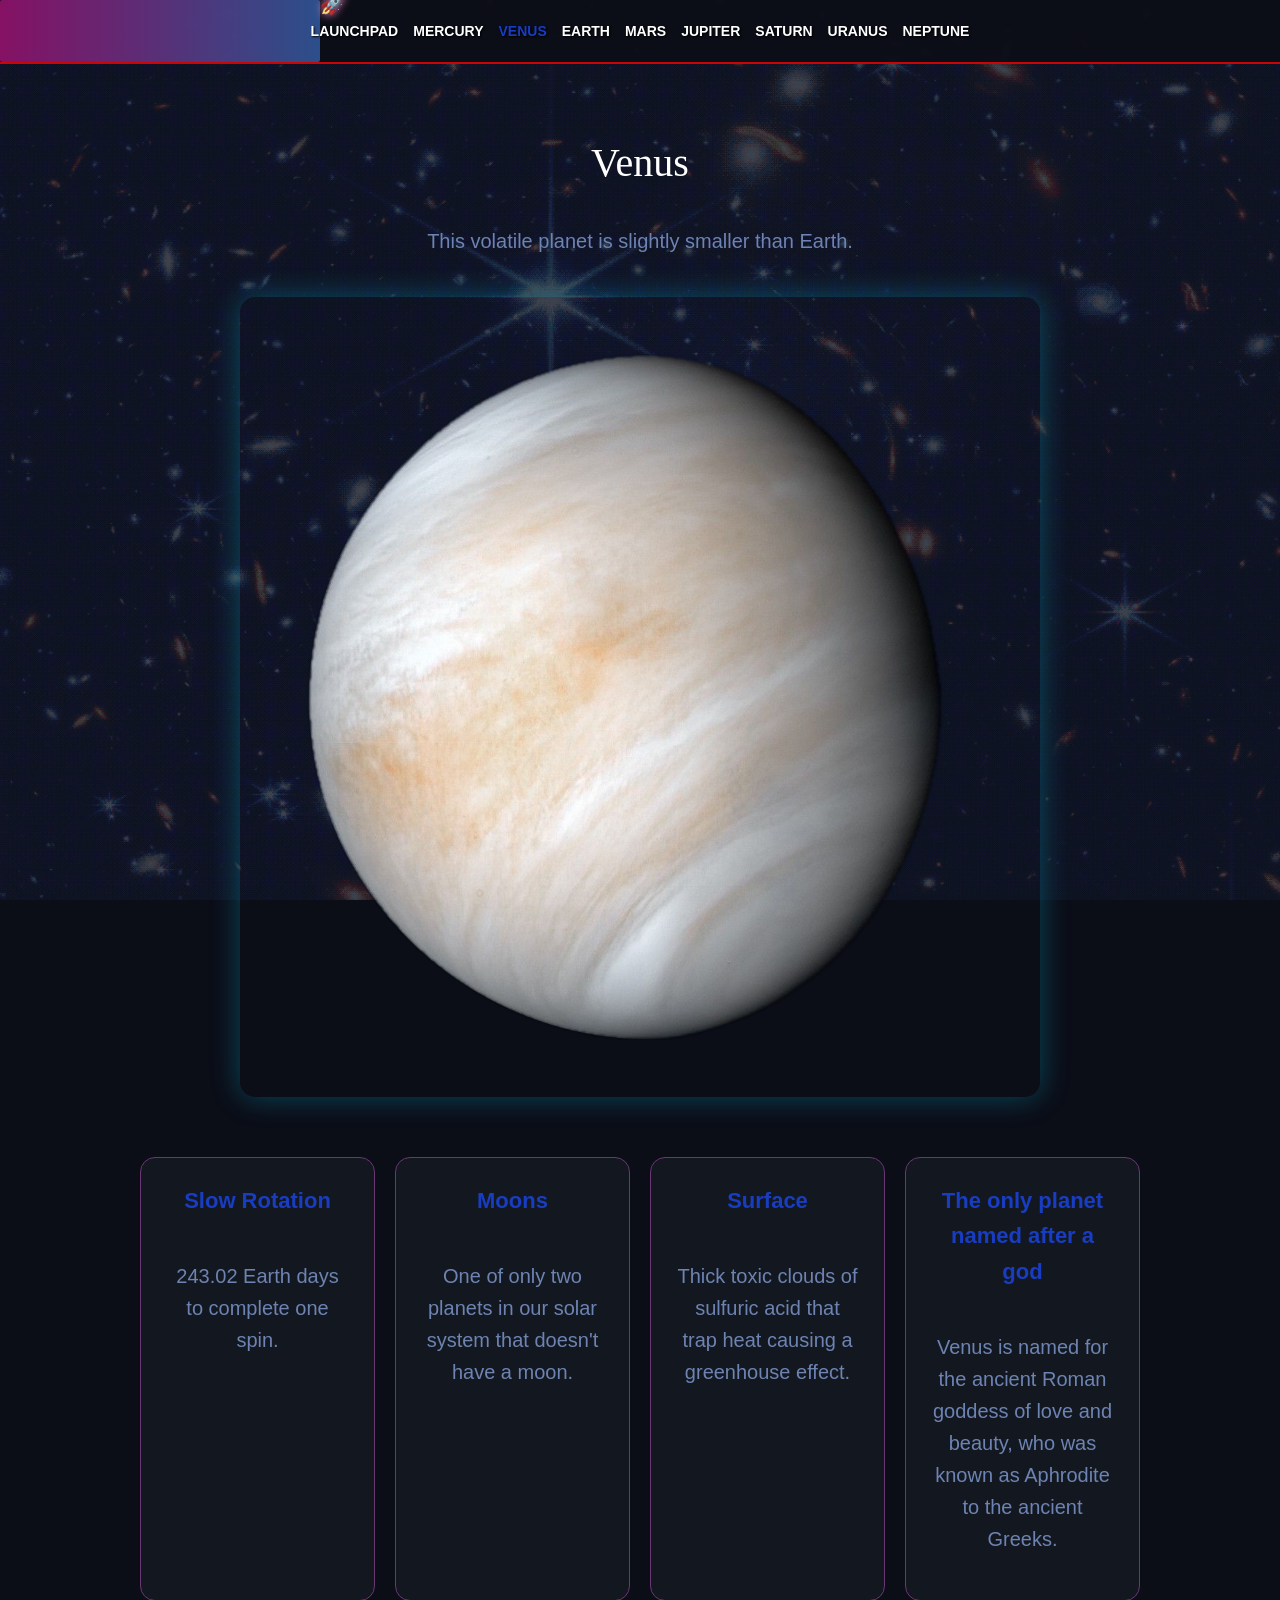
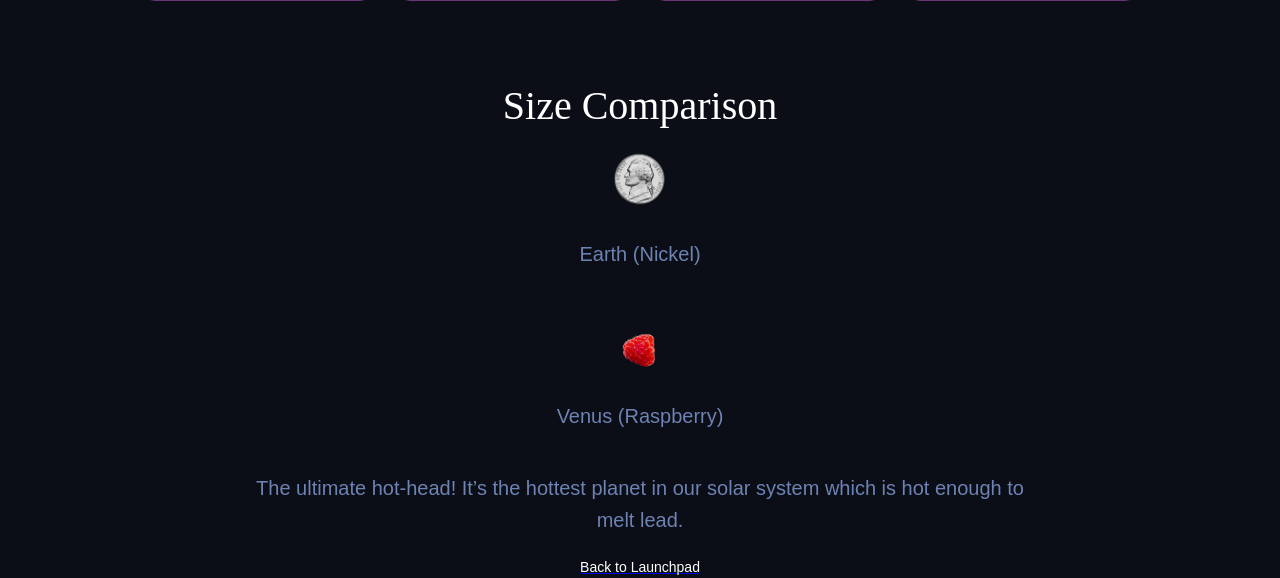
<file: venus.html>
<!DOCTYPE html>
<html lang="en">
<head>
    <meta charset="UTF-8">
    <meta name="viewport" content="width=device-width, initial-scale=1.0">
    <title>Venus | Earth's evil twin</title>
    <link rel="stylesheet" href="styles.css">
</head>
<body>
    <nav class="mission-control">
        <div class="flight-path-container">
            <div class="stars-line" style="width: 25%;"></div>
            <div class="rocket-icon" style="left: 25%;">🚀</div>
        </div>
        <div class="nav-links">
            <a href="index.html" class="nav-item">Launchpad</a>
            <a href="mercury.html" class="nav-item">Mercury</a>
            <a href="venus.html" class="nav-item active">Venus</a>
            <a href="earth.html" class="nav-item">Earth</a>
            <a href="mars.html" class="nav-item">Mars</a>
            <a href="jupiter.html" class="nav-item">Jupiter</a>
            <a href="saturn.html" class="nav-item">Saturn</a>
            <a href="uranus.html" class="nav-item">Uranus</a>
            <a href="neptune.html" class="nav-item">Neptune</a>
        </div>
    </nav>

    <div class="container">
        <h1>Venus</h1>
        <p>This volatile planet is slightly smaller than Earth.</p>
        
        <img src="Venus.png" class="hero-img" style="width: 900px;">

        <div class="quick-facts">
            <div class="fact-box"><h3>Slow Rotation</h3><p>243.02 Earth days to complete one spin.</p></div>
            <div class="fact-box"><h3>Moons</h3><p>One of only two planets in our solar system that doesn't have a
             moon.</p></div>
            <div class="fact-box"><h3>Surface</h3><p>Thick toxic clouds of sulfuric acid that trap heat causing a greenhouse effect.</p></div>
            <div class="fact-box"><h3>The only planet named after a god</h3><p>Venus is named for the ancient Roman goddess of love and beauty, who was known as Aphrodite to the ancient Greeks.</p></div>
        </div>

         <h2>Size Comparison</h2>
            <div class="comparison-item">
                <img src="nickel.png" style="width: 60px;">
                <p>Earth (Nickel)</p>
            </div>
        </div>
            <div class="comparison-item">
                <img src="raspberry.png" style="width: 40px;">
                <p>Venus (Raspberry)</p>
            </div>
        </div>

        <div class="discovery-container">
            <div class="discovery-card">
                <p>The ultimate hot-head! It’s the hottest planet in our solar system which is hot enough to melt lead.</p>
            </div>
        </div>
    </div>

<div class="discovery-container">
        <a href="index.html" class="restart-link">
                <span class="back-text">Back to Launchpad</span>
            </div>


</body>
</html>
</file>
<file: styles.css>
html {
    box-sizing: border-box;
    font-size: 62.5%;
    height: 100vh;
}

*, *::before, *::after {
    box-sizing: inherit;
}



body {
    margin: 0;
    padding: 0;
    min-height: 100vh;
    display: flex;
    flex-direction: column;
    align-items: center;
    font-family: 'Helvetica', Arial, sans-serif;
    color: #6d83b2;
    line-height: 1.6;
    background-color: #0b0d17;
    background-image: linear-gradient(rgba(11, 20, 40, 0.8), rgba(11, 20, 40, 0.8)), 
                      url('dithered_jwst.png') !important;
    background-size: cover;
    background-position: center;
    background-attachment: fixed;
    overflow-x: hidden; 
}

.wrapper {
    min-width: 425px;
    max-width: 1000px;
    margin: 0px auto;
    background-color: rgb(0, 0, 0);
    display: grid;
    overflow: auto;
    height: 100vh;
}

header {
    background-image: url('phangsdither.png');
    background-size: cover;
    background-repeat: no-repeat;
    background-position: center;
    color: rgb(142, 168, 224);
    font-size: 3rem;
    text-align: center;
    padding: 3rem;
}


.mission-control {
    width: 100%;
    background: rgba(11, 13, 23, 0.95);
    padding: 20px 0;
    position: sticky;
    top: 0;
    z-index: 1000;
    border-bottom: 2px solid #cb0505;
    display: flex;
    justify-content: center;
    align-items: center;
    position: relative;
}

.stars-line {
    position: absolute;
    top: 0;
    left: 0;
    height: 100%;
    background: linear-gradient(90deg, #ff15b1, #4c91ff);
    border-radius: 2px;
    z-index: 1;     
    opacity: 0.5;   
    pointer-events: none; 
}

.rocket-icon {
    position: absolute;
    top: -12px;
    font-size: 20px;
    transition: left 1s ease-in-out;
    filter: drop-shadow(0 0 5px #fb8ccb);
    z-index: 1002;   
}

.nav-links {
    display: flex;
    justify-content: center;
    flex-wrap: wrap;
    gap: 15px;
    list-style: none;
    margin: 0;
    padding: 0;
    position: relative; 
    z-index: 1001;   
}

.nav-item {
    color: #ffffff; 
    text-decoration: none;
    font-size: 1.4rem;
    font-weight: bold;
    text-transform: uppercase;
    text-shadow: 1px 1px 2px #000; 
}

.nav-item:hover, .nav-item.active {
    color: #183dc2;
}


.container {
    width: 90%;
    max-width: 1000px;
    display: flex;
    flex-direction: column;
    align-items: center;
    padding: 40px 0;
    style="border: 5px solid #8102d1; padding: 40px; border-radius: 20px; background: rgba(255, 204, 0, 0.05); margin: 40px 0;"
}

.quick-facts {
    display: flex;
    flex-wrap: wrap;
    justify-content: center; 
    gap: 20px;
    margin: 40px 0;
    width: 100%;
}

.fact-box {
    background: rgba(22, 27, 34, 0.8);
    padding: 25px;
    border-radius: 15px;
    border: 1px solid #6a3674;
    flex: 0 1 280px; 
    
    
    display: flex;
    flex-direction: column;
    align-items: center;
    justify-content: flex-start;
    text-align: center;
}

h1, h2 { font-size: 4rem; color: #ffffff; text-align: center; margin-bottom: 10px;
    font-family: 'IM Fell Great Primer', serif;
    font-weight: 400;
}
p { font-size: 2rem; text-align: center; max-width: 800px;font-family: 'Montserrat', sans-serif; }



.hero-img {
    width: 100%;
    max-width: 800px;
    border-radius: 15px;
    box-shadow: 0 0 30px rgba(0, 212, 255, 0.3);
    margin: 20px 0;
}

.fact-box h3 { font-size: 2.2rem; color: #183dc2; margin-top: 0; }

.mission-rhyme {
    background: rgba(0, 212, 255, 0.05);
    padding: 30px;
    border-radius: 15px;
    border: 1px solid #6a3674;
    width: 100%;
    margin-top: 40px;
    style="text-align: center; margin: 40px auto; max-width: 700px;">
}

.rhyme-line {
    display: block;
    font-size: 1.8rem;
    transition: 0.3s;
}

.rhyme-line:hover {
    color: #6a3674;
    transform: scale(.05);
}

.scale-comparison-box {
    display: flex;
    justify-content: center; 
    align-items: flex-end;    
    gap: 40px;               
    margin: 30px 0;
    width: 100%;
}

.comparison-item {
    display: flex;
    flex-direction: column;
    align-items: center;     
    text-align: center;
}


.comparison-item img {
    margin-bottom: 10px;
    display: block;          
}
@media screen and (min-width: 900px) {
    .quick-facts {
        flex-direction: row;   
        justify-content: center; 
        flex-wrap: nowrap;     
    }

    .fact-box {
        flex: 1;              
        max-width: 300px;     
    }
}

.back-text {
    color: #ffffff;
    font-size: 1.4rem;
}
</file>
<file: missioncompletestyles.css>
html {
    box-sizing: border-box;
    font-size: 62.5%;
    height: 100vh;
}

*, *::before, *::after {
    box-sizing: inherit;
}


body {
    margin: 0;
    padding: 0;
    min-height: 100vh;
    display: flex;
    flex-direction: column;
    align-items: center;
    font-family: 'Helvetica', Arial, sans-serif;
    color: #2f61cd;
    line-height: 1.6;
    background-color: #090b13;
    background-image: linear-gradient(rgba(0, 0, 0, 0.8), rgba(11, 20, 40, 0.8)), 
                      url('blackstars.jpg') !important;
    background-size: cover;
    background-position: center;
    background-attachment: fixed;
    overflow-x: hidden; 
}

.wrapper {
    min-width: 425px;
    max-width: 1000px;
    margin: 0px auto;
    background-color: rgb(0, 0, 0);
    display: grid;
    overflow: auto;
    height: 100vh;
}

header {
    background-image: url('phangsdither.png');
    background-size: cover;
    background-repeat: no-repeat;
    background-position: center;
    color: #6696fd;
    font-size: 3rem;
    text-align: center;
    padding: 3rem;
}

.certificate-page {
    text-align: center;
}

.mission-title {
    color: #cb0505; 
    font-size: 3rem;
    margin-bottom: 10px;
}


.certificate-box {
    border: 5px solid #700082; 
    padding: 40px; 
    border-radius: 20px; 
    background: rgba(255, 204, 0, 0.05); 
    margin: 40px auto;
    max-width: 850px;
}


.planet-list {
    list-style: none; 
    padding: 0; 
    display: flex; 
    flex-wrap: wrap; 
    justify-content: center; 
    gap: 15px; 
    font-weight: bold;
    font-size: 1.4rem;
}

.cert-footer {
    margin-top: 30px;
}

.restart-link {
    text-decoration: none;
}

.discovery-content {
    font-size: 2rem;
    color: #fff;
    margin-bottom: 5px;
}

.back-text {
    color: #00d4ff;
    font-size: 1.4rem;
}

.stars-line.complete {
    width: 100%; 
    background: #000000;
}

.rocket-icon.landed {
    left: 100%;
    transform: translateX(-20px); 
}

footer {
    margin-top: 50px;
    padding: 20px;
    font-size: 1.2rem;
    opacity: 0.7;
}
</file>
